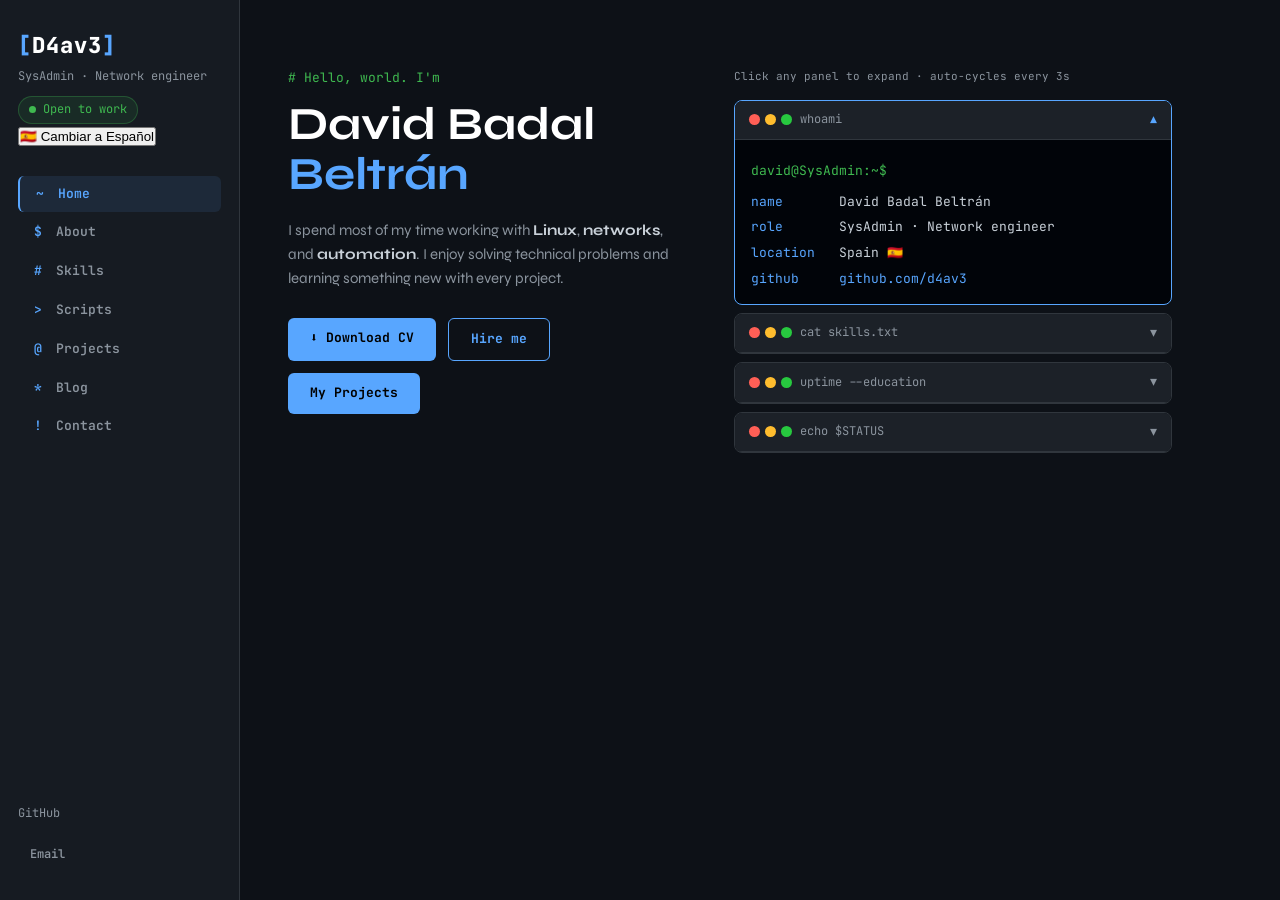
<file: index.html>
<!DOCTYPE html>
<html lang="en">
<head>
  <meta charset="UTF-8">
  <meta name="viewport" content="width=device-width, initial-scale=1.0">
  <title>D4av3 | SysAdmin &amp; Sysadmin</title>
  <link rel="stylesheet" href="/css/main-style.css">
  <link rel="preconnect" href="https://fonts.googleapis.com">
  <link href="https://fonts.googleapis.com/css2?family=JetBrains+Mono:wght@400;600;700;800&family=Syne:wght@400;600;700&display=swap" rel="stylesheet">
</head>
<body>

  <aside class="sidebar" id="sidebar">
    <div class="sidebar-header">
      <div class="logo notranslate"><span class="lb">[</span>D4av3<span class="lb">]</span></div>
      <p class="tagline notranslate">SysAdmin · Network engineer</p>
      <div class="status-badge notranslate"><span class="sdot"></span>Open to work</div>
      
      <button id="lang-toggle" class="lang-btn" onclick="toggleLanguage()">🇪🇸 Switch to Spanish</button>
    </div>
    <nav class="nav">
      <a class="nav-link active notranslate" data-section="home">   <span class="ni">~</span>Home</a>
      <a class="nav-link"        data-section="about">  <span class="ni">$</span>About</a>
      <a class="nav-link notranslate"        data-section="skills"> <span class="ni">#</span>Skills</a>
      <a class="nav-link notranslate"        data-section="scripts"><span class="ni">&gt;</span>Scripts</a>
      <a class="nav-link"        data-section="projects"><span class="ni">@</span>Projects</a>
      <a class="nav-link"        data-section="blog">   <span class="ni">*</span>Blog</a>
      <a class="nav-link"        data-section="contact"><span class="ni">!</span>Contact</a>
    </nav>
    <div class="sidebar-footer">
      <a href="https://github.com/d4av3" target="_blank" class="social-link">GitHub</a>
      <a class="social-link nav-link notranslate" data-section="contact" style="cursor:pointer">Email</a>
    </div>
  </aside>

  <button class="hamburger" id="hamburger" aria-label="Menu">
    <span></span><span></span><span></span>
  </button>

  <main class="main-content">

    <section id="home" class="section active">
      <div class="hero">
        <div class="hero-text">
          <p class="hero-pre"># Hello, world. I'm</p>
          <h1 class="hero-name">David Badal<br><span class="accent">Beltrán</span></h1>
          <p class="hero-desc">
            I spend most of my time working with <strong>Linux</strong>, <strong>networks</strong>, and 
            <strong>automation</strong>. I enjoy solving technical problems and learning 
            something new with every project.
          </p>
          <div class="hero-cta">
            <a href="cv/cv-david-badal.pdf" class="btn btn-primary" download>⬇ Download CV</a>
            <a class="btn btn-outline nav-trigger" data-section="contact">Hire me</a><p></p>
            <div></div>
            <a href="#projects" class="btn btn-primary">My Projects</a>
          </div>
        </div>

        <div class="terminals-wrap">
          <p class="terminals-hint">Click any panel to expand · auto-cycles every 3s</p>
          <div class="terminals" id="terminals">

            <div class="term-panel" data-index="0">
              <div class="term-bar">
                <div class="term-dots"><span class="td red"></span><span class="td yel"></span><span class="td grn"></span></div>
                <span class="term-title notranslate">whoami</span>
                <span class="term-chevron">▾</span>
              </div>
              <div class="term-body">
                <div class="term-prompt"><span class="tp">david@SysAdmin:~$</span> <span class="tc notranslate">whoami</span></div>
                <div class="term-output" id="tout-0">
                  <div class="to"><span class="tk">name    </span><span class="tv">David Badal Beltrán</span></div>
                  <div class="to"><span class="tk">role    </span><span class="tv">SysAdmin · Network engineer</span></div>
                  <div class="to"><span class="tk">location</span><span class="tv">Spain 🇪🇸</span></div>
                  <div class="to"><span class="tk">github  </span><span class="tv"><a href="https://github.com/d4av3" target="_blank">github.com/d4av3</a></span></div>
                </div>
              </div>
            </div>

            <div class="term-panel" data-index="1">
              <div class="term-bar">
                <div class="term-dots"><span class="td red"></span><span class="td yel"></span><span class="td grn"></span></div>
                <span class="term-title notranslate">cat skills.txt</span>
                <span class="term-chevron">▾</span>
              </div>
              <div class="term-body">
                <div class="term-prompt"><span class="tp">david@SysAdmin:~$</span> <span class="tc notranslate">cat skills.txt</span></div>
                <div class="term-output" id="tout-1">
                  <div class="to"><span class="tk2">[sys] </span>Linux · Windows Server · Active Directory</div>
                  <div class="to"><span class="tk2">[net] </span>TCP/IP · VLANs · DNS · DHCP · Wireshark</div>
                  <div class="to"><span class="tk2">[code]</span>Bash · PowerShell · Python · HTML/CSS/JS</div>
                  <div class="to"><span class="tk2">[srv] </span>Apache · Nginx · MySQL · VirtualBox</div>
                  <div class="to"><span class="tk2">[vcs] </span>Git · GitHub</div>
                </div>
              </div>
            </div>

            <div class="term-panel" data-index="2">
              <div class="term-bar">
                <div class="term-dots"><span class="td red"></span><span class="td yel"></span><span class="td grn"></span></div>
                <span class="term-title notranslate">uptime --education</span>
                <span class="term-chevron">▾</span>
              </div>
              <div class="term-body">
                <div class="term-prompt"><span class="tp">david@SysAdmin:~$</span> <span class="tc notranslate">uptime --education</span></div>
                <div class="term-output" id="tout-2">
                  <div class="to"><span class="tg">●</span> ASIR 2nd Year <span class="td2">2024 → 2026</span></div>
                  <div class="to tindent">OS admin, networking, scripting, DBs, security</div>
                  <div class="to"><span class="tg">✓</span> ASIR 1st Year <span class="td2">2023 → 2024</span></div>
                  <div class="to tindent">Hardware, Linux basics, bash, basic networking</div>
                  <div class="to"><span class="tg">✓</span> Web Dev <span class="td2">prev. experience</span></div>
                  <div class="to tindent">HTML, CSS, JS, PHP — portfolio &amp; other frontends</div>
                </div>
              </div>
            </div>

            <div class="term-panel" data-index="3">
              <div class="term-bar">
                <div class="term-dots"><span class="td red"></span><span class="td yel"></span><span class="td grn"></span></div>
                <span class="term-title notranslate">echo $STATUS</span>
                <span class="term-chevron">▾</span>
              </div>
              <div class="term-body">
                <div class="term-prompt"><span class="tp">david@SysAdmin:~$</span> <span class="tc notranslate">echo $STATUS</span></div>
                <div class="term-output" id="tout-3">
                  <div class="to tg">🟢 Open to Work &amp; junior positions</div>
                  <div class="to"><span class="tk">availability</span><span class="tv">  part-time / FCT practices</span></div>
                  <div class="to"><span class="tk">preference  </span><span class="tv"> sysadmin · networks · devops</span></div>
                  <div class="to"><span class="tk">cv          |</span><span class="tv"><a style="background-color: #58a6ff; color: #000;" href="cv/cv-david-badal.pdf" download>download PDF ↓</a></span></div>
                </div>
              </div>
            </div>

          </div>
        </div>
      </div>
    </section>

    <section id="about" class="section">
      <div class="section-header">
        <h2 class="section-title notranslate"><span class="accent">$</span> cat about.txt</h2>
      </div>
      <div class="about-grid">
        <div class="about-card">
          <h3>Who am I?</h3>
          <p>I'm David, a SysAdmin (ASIR). Passionate about Linux, networking, automation and server administration.</p>
          <p>I enjoy writing scripts that solve real problems and setting up servers from scratch. Every script on this site is something I actually wrote and used.</p>
        </div>
        <div class="about-card">
          <h3>Education</h3>
          <div class="timeline">
            <div class="tl-item">
              <span class="tl-year">2024–2026</span>
              <div><strong>ASIR – 2nd Year</strong><p>Linux, Windows Server, networking, scripting, databases, security.</p></div>
            </div>
            <div class="tl-item">
              <span class="tl-year">2023–2024</span>
              <div><strong>ASIR – 1st Year</strong><p>OS installation, hardware, bash scripting, basic networking.</p></div>
            </div>
          </div>
        </div>
        <div class="about-card">
          <h3>Currently learning</h3>
          <ul class="checklist">
            <li class="done">Linux server administration</li>
            <li class="done">Windows Server &amp; Active Directory</li>
            <li class="done">Bash &amp; PowerShell scripting</li>
            <li class="done">Networking (TCP/IP, VLANs, routing)</li>
            <li class="wip">Docker &amp; virtualisation</li>
            <li class="wip">Cloud basics (AWS/Azure)</li>
          </ul>
        </div>
        <div class="about-card">
          <h3>Languages</h3>
          <div class="lang-list">
            <div class="lang-item"><span>Spanish</span><span class="ll native">Native</span></div>
            <div class="lang-item"><span>English</span><span class="ll b2">A2</span></div>
          </div>
        </div>
      </div>
    </section>

    <section id="skills" class="section">
      <div class="section-header">
        <h2 class="section-title notranslate"><span class="accent">#</span> skills --list</h2>
        <p class="section-sub">Click a coding language tag to jump to Scripts filtered by that language.</p>
      </div>
      <div class="skills-grid">
        <div class="skill-group">
          <h3>Operating Systems</h3>
          <div class="skill-tags">
            <span class="tag">Linux (Debian/Ubuntu)</span>
            <span class="tag">Windows Server</span>
            <span class="tag">CentOS</span>
          </div>
        </div>
        <div class="skill-group">
          <h3>Scripting &amp; Dev <span class="click-hint">↓ click to filter</span></h3>
          <div class="skill-tags">
            <span class="tag tag-lang" data-lang="bash">Bash</span>
            <span class="tag tag-lang" data-lang="powershell">PowerShell</span>
            <span class="tag tag-lang" data-lang="python">Python</span>
            <span class="tag tag-lang" data-lang="js">JavaScript</span>
            <span class="tag tag-lang" data-lang="html">HTML/CSS</span>
          </div>
        </div>
        <div class="skill-group">
          <h3>Networking</h3>
          <div class="skill-tags">
            <span class="tag">TCP/IP</span>
            <span class="tag">DNS / DHCP</span>
            <span class="tag">VLANs</span>
            <span class="tag">Cisco (basic)</span>
            <span class="tag">Wireshark</span>
          </div>
        </div>
        <div class="skill-group">
          <h3>Services &amp; Tools</h3>
          <div class="skill-tags">
            <span class="tag">Apache / Nginx</span>
            <span class="tag">Active Directory</span>
            <span class="tag">Git / GitHub</span>
            <span class="tag">VirtualBox</span>
            <span class="tag">MySQL</span>
          </div>
        </div>
      </div>
    </section>

    <section id="scripts" class="section">
      <div class="section-header">
        <h2 class="section-title notranslate"><span class="accent">&gt;</span> ls ./scripts/</h2>
        <p class="section-sub">Click a card to expand and read the code.</p>
      </div>
      <div class="filter-bar">
        <span class="filter-label">filter:</span>
        <button class="filter-btn active" data-filter="all">all</button>
        <button class="filter-btn" data-filter="bash">bash</button>
        <button class="filter-btn" data-filter="powershell">powershell</button>
        <button class="filter-btn" data-filter="python">python</button>
        <button class="filter-btn" data-filter="js">javascript</button>
        <button class="filter-btn" data-filter="html">html/css</button>
        <button class="filter-btn" data-filter="favorite">favorite</button>
      </div>
      <div class="scripts-list" id="scripts-list">
        <div class="loading-msg">Loading scripts…</div>
      </div>
    </section>

    <section id="projects" class="section">
      <div class="section-header">
        <h2 class="section-title notranslate"><span class="accent">@</span> ls ./projects/</h2>
        <p class="section-sub">Mini-projects and experiments.</p>
      </div>
      <div class="projects-grid" id="projects-grid">
        <div class="loading-msg">Loading projects…</div>
      </div>
    </section>

    <section id="blog" class="section">
      <div class="section-header">
        <h2 class="section-title notranslate"><span class="accent">*</span> ls ./blog/</h2>
        <p class="section-sub">Notes, guides and things I learn — mostly for other SysAdmins.</p>
      </div>
      <div class="blog-grid" id="blog-grid">
        <div class="loading-msg">Loading posts…</div>
      </div>
    </section>

    <section id="contact" class="section">
      <div class="section-header">
        <h2 class="section-title notranslate"><span class="accent">!</span> contact --help</h2>
      </div>
      <div class="contact-grid">
        <div class="contact-info">
          <h3>Let's talk</h3>
          <p>Looking for internships, FCT practices, or part-time sysadmin/junior work. Don't hesitate to reach out.</p>
          <ul class="contact-list">
            <li><span class="cl notranslate">Email</span><a href="mailto:d4av3@d4av3.com">d4av3@d4av3.com</a></li>
            <li><span class="cl">GitHub</span><a href="https://github.com/d4av3" target="_blank">github.com/d4av3</a></li>
            <li><span class="cl">Location</span><span>Spain 🇪🇸</span></li>
          </ul>
          <a href="cv/cv-david-badal.pdf" class="btn btn-primary" download>⬇ Download CV</a>
        </div>
        <div class="contact-form-wrap">
          <form class="contact-form" id="contact-form">
            <div class="form-group">
              <label for="c-name">Name</label>
              <input type="text" id="c-name" placeholder="Your name" required>
            </div>
            <div class="form-group">
              <label for="c-email notranslate">Email</label>
              <input type="email" id="c-email" placeholder="you@email.com" required>
            </div>
            <div class="form-group">
              <label for="c-msg">Message</label>
              <textarea id="c-msg" rows="5" placeholder="Hi David…" required></textarea>
            </div>
            <button type="submit" class="btn btn-primary">Send message</button>
            <p id="form-feedback" class="form-feedback"></p>
          </form>
        </div>
      </div>
    </section>

  </main>

<div id="google_translate_element" style="position: absolute; left: -9999px; width: 1px; height: 1px; overflow: hidden;"></div>

  <script data-cfasync="false" type="text/javascript">
    function googleTranslateElementInit() {
      new google.translate.TranslateElement({
        pageLanguage: 'en', 
        includedLanguages: 'en,es', 
        autoDisplay: false
      }, 'google_translate_element');
    }
  </script>
  <script data-cfasync="false" type="text/javascript" src="https://translate.google.com/translate_a/element.js?cb=googleTranslateElementInit"></script>

  <script src="js/main.js"></script>
</body>
</html>
</file>
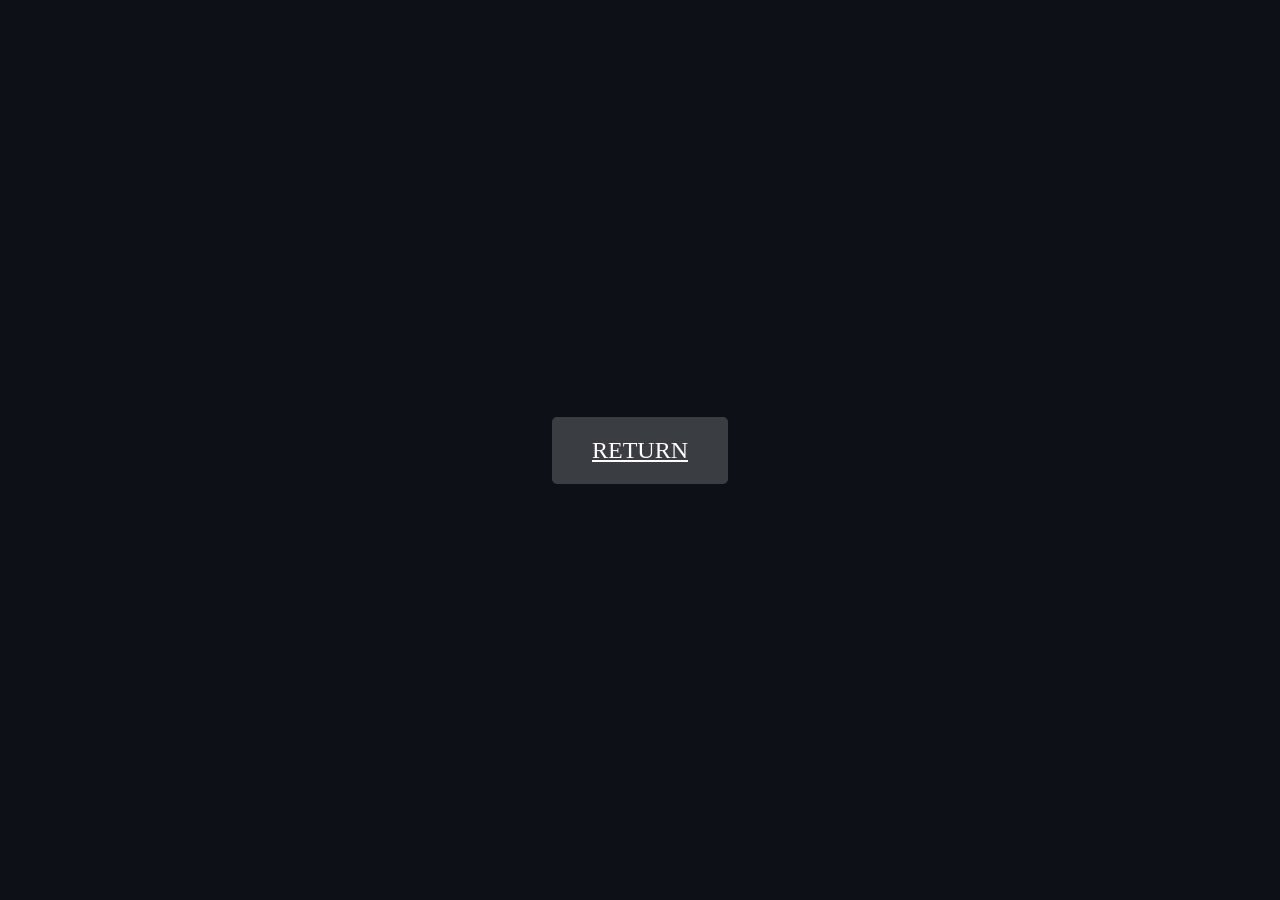
<file: projects/tmp/index.html>
<!DOCTYPE html>
<html lang="en">
<head>
    <meta charset="UTF-8">
    <meta name="viewport" content="width=device-width, initial-scale=1.0">
    <title>Return Page</title>
    <style>
        body {
            background-color: #0D1117;
            display: flex;
            justify-content: center;
            align-items: center;
            height: 100vh;
            margin: 0;
        }
        .return-button {
            background-color: #3A3D42;
            color: white;
            font-size: 24px;
            padding: 20px 40px;
            border: none;
            border-radius: 5px;
            cursor: pointer;
            transition: background-color 0.3s;
        }
        .return-button:hover {
            background-color: #575B61;
        }
    </style>
</head>
<body>
    <a href="../../" class="return-button">RETURN</a>
</body>
</html>
</file>
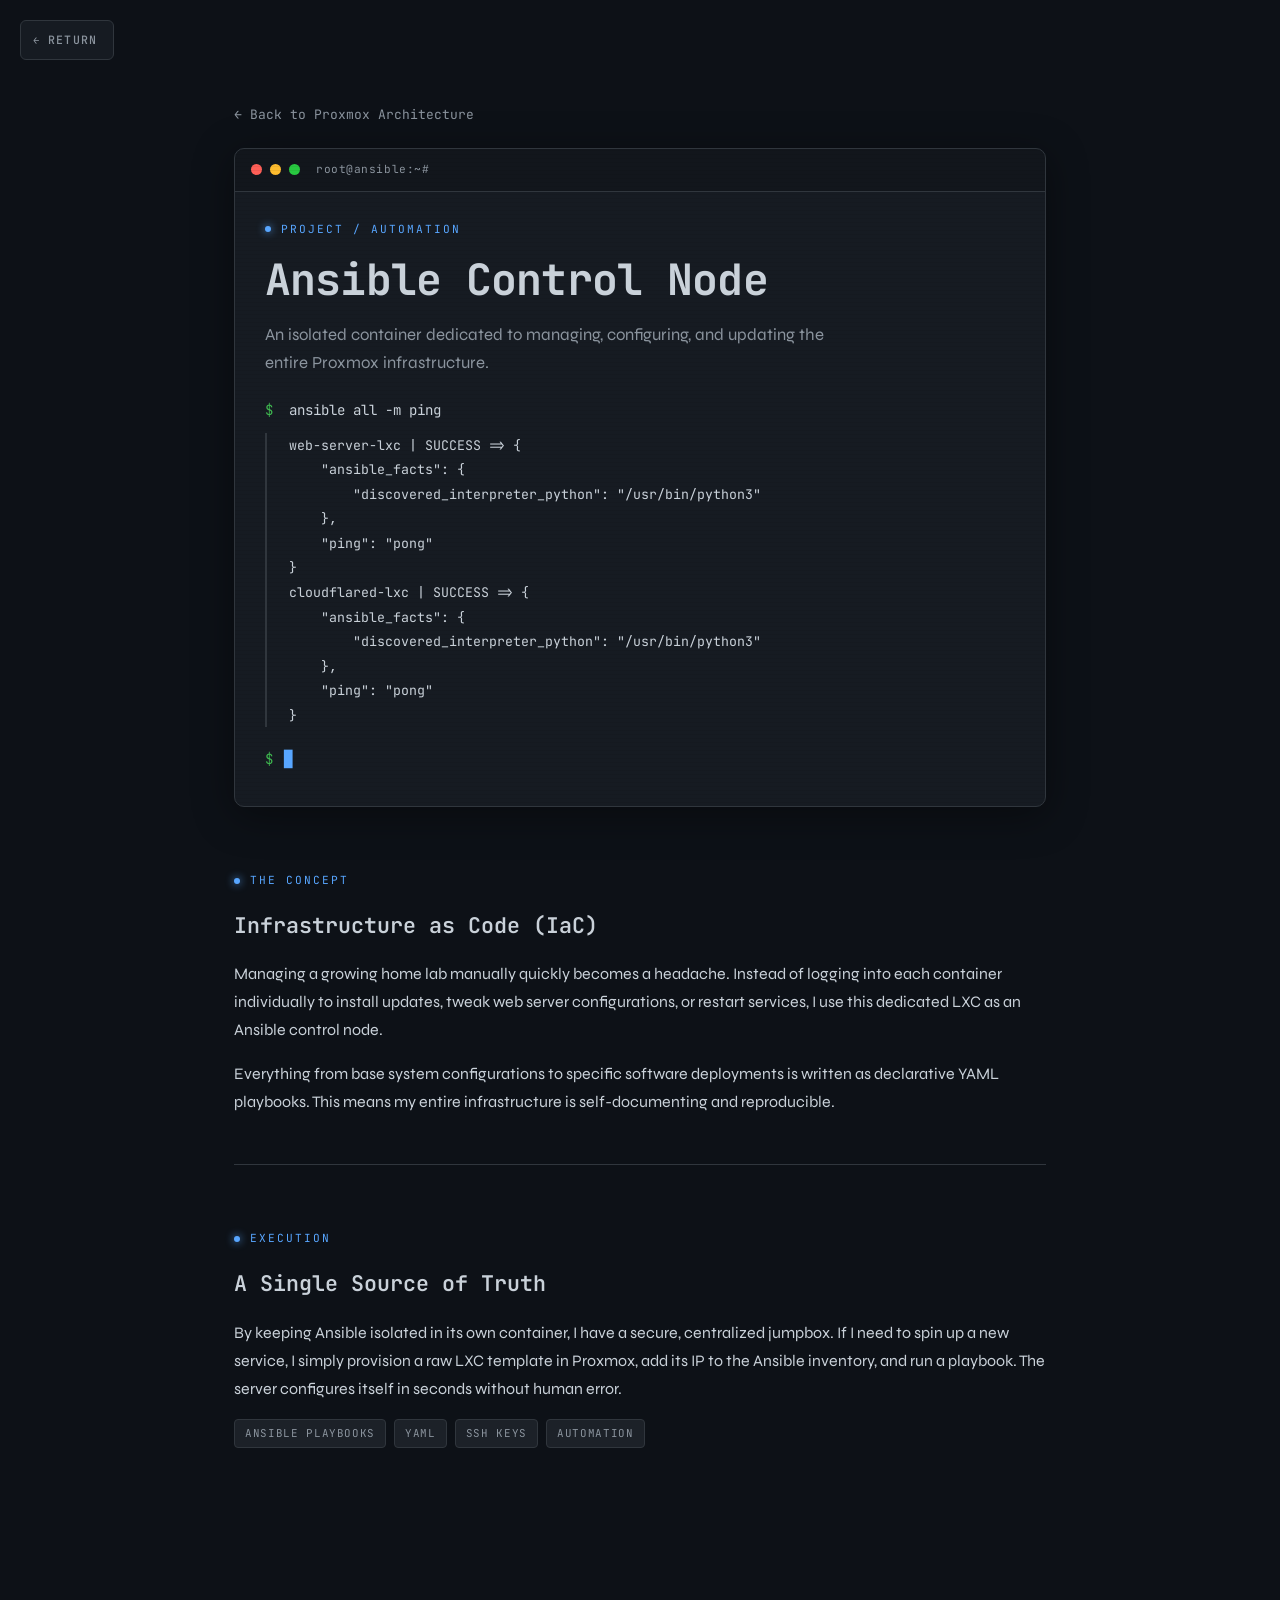
<file: projects/infrastructure/ansible/index.html>
<!DOCTYPE html>
<html lang="en">
<head>
  <meta charset="UTF-8">
  <meta name="viewport" content="width=device-width, initial-scale=1.0">
  <title>Ansible Automation — Project</title>
  <link rel="preconnect" href="https://fonts.googleapis.com">
  <link rel="preconnect" href="https://fonts.gstatic.com" crossorigin>
  <link href="https://fonts.googleapis.com/css2?family=JetBrains+Mono:wght@400;500;600;700&family=Syne:wght@400;600;700;800&display=swap" rel="stylesheet">
  <link rel="stylesheet" href="/css/projects.css">
</head>
<body>

  <a href="/#projects" class="return-button">RETURN</a>

  <main class="page-wrap">
    
    <div style="margin-bottom: 20px;">
      <a href="../proxmox-homelab/index.html" style="color: var(--dim); font-family: var(--mono); font-size: 13px; text-decoration: none;">← Back to Proxmox Architecture</a>
    </div>

    <section class="terminal">
      <div class="terminal-bar">
        <span class="terminal-dot"></span>
        <span class="terminal-dot"></span>
        <span class="terminal-dot"></span>
        <span class="terminal-title">root@ansible:~#</span>
      </div>
      <div class="terminal-body">
        <p class="eyebrow">Project / Automation</p>
        <h1>Ansible Control Node</h1>
        <p class="subtitle">An isolated container dedicated to managing, configuring, and updating the entire Proxmox infrastructure.</p>

        <div class="terminal-line"><span class="prompt">$</span> ansible all -m ping</div>
        <div class="terminal-output" style="color: var(--green);">
          web-server-lxc | SUCCESS => {<br>
          &nbsp;&nbsp;&nbsp;&nbsp;"ansible_facts": {<br>
          &nbsp;&nbsp;&nbsp;&nbsp;&nbsp;&nbsp;&nbsp;&nbsp;"discovered_interpreter_python": "/usr/bin/python3"<br>
          &nbsp;&nbsp;&nbsp;&nbsp;},<br>
          &nbsp;&nbsp;&nbsp;&nbsp;"ping": "pong"<br>
          }<br>
          cloudflared-lxc | SUCCESS => {<br>
          &nbsp;&nbsp;&nbsp;&nbsp;"ansible_facts": {<br>
          &nbsp;&nbsp;&nbsp;&nbsp;&nbsp;&nbsp;&nbsp;&nbsp;"discovered_interpreter_python": "/usr/bin/python3"<br>
          &nbsp;&nbsp;&nbsp;&nbsp;},<br>
          &nbsp;&nbsp;&nbsp;&nbsp;"ping": "pong"<br>
          }
        </div>
        <div class="terminal-line terminal-line--active"><span class="prompt">$</span></div>
      </div>
    </section>

    <section class="section">
      <p class="eyebrow">The Concept</p>
      <h2>Infrastructure as Code (IaC)</h2>
      <p>Managing a growing home lab manually quickly becomes a headache. Instead of logging into each container individually to install updates, tweak web server configurations, or restart services, I use this dedicated LXC as an Ansible control node.</p>
      <p>Everything from base system configurations to specific software deployments is written as declarative YAML playbooks. This means my entire infrastructure is self-documenting and reproducible.</p>
    </section>

    <section class="section">
      <p class="eyebrow">Execution</p>
      <h2>A Single Source of Truth</h2>
      <p>By keeping Ansible isolated in its own container, I have a secure, centralized jumpbox. If I need to spin up a new service, I simply provision a raw LXC template in Proxmox, add its IP to the Ansible inventory, and run a playbook. The server configures itself in seconds without human error.</p>
      <div class="tag-list">
        <span class="tag">Ansible Playbooks</span>
        <span class="tag">YAML</span>
        <span class="tag">SSH Keys</span>
        <span class="tag">Automation</span>
      </div>
    </section>

  </main>
</body>
</html>
</file>
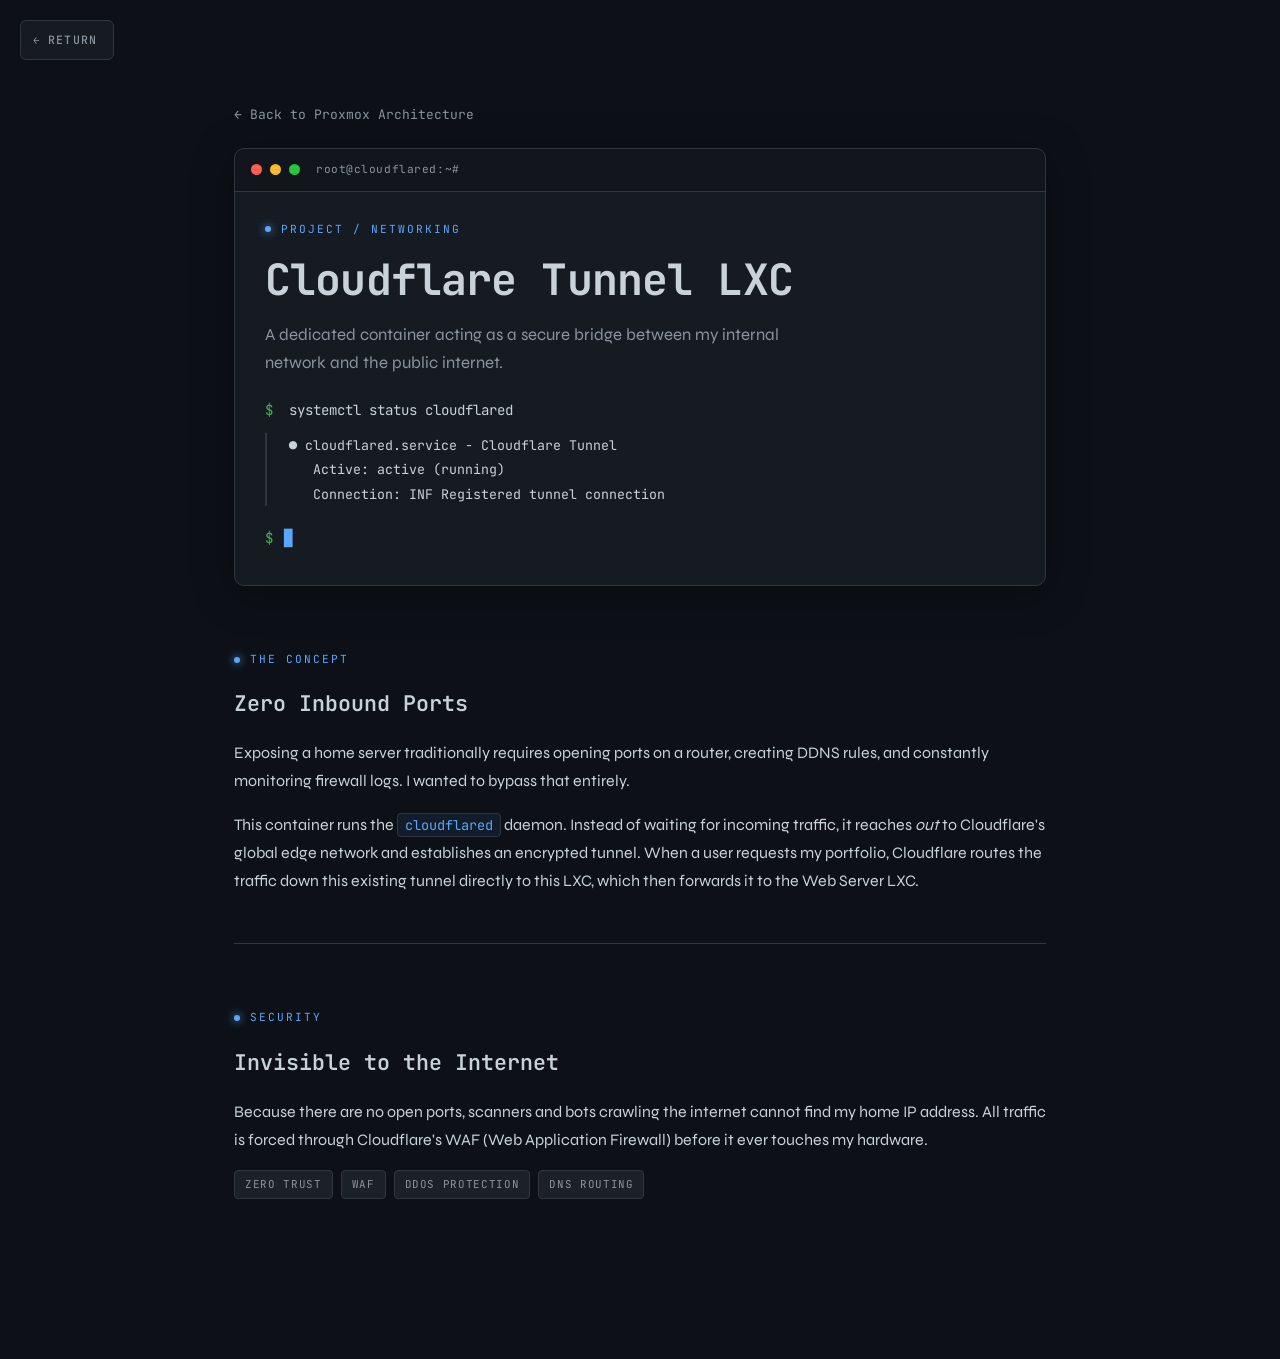
<file: projects/infrastructure/cloudflare-tunnel/index.html>
<!DOCTYPE html>
<html lang="en">
<head>
  <meta charset="UTF-8">
  <meta name="viewport" content="width=device-width, initial-scale=1.0">
  <title>Cloudflare Tunnel — Project</title>
  <link rel="preconnect" href="https://fonts.googleapis.com">
  <link rel="preconnect" href="https://fonts.gstatic.com" crossorigin>
  <link href="https://fonts.googleapis.com/css2?family=JetBrains+Mono:wght@400;500;600;700&family=Syne:wght@400;600;700;800&display=swap" rel="stylesheet">
  <link rel="stylesheet" href="/css/projects.css">
</head>
<body>

  <a href="/#projects" class="return-button">RETURN</a>

  <main class="page-wrap">
    
    <div style="margin-bottom: 20px;">
      <a href="../proxmox-homelab/index.html" style="color: var(--dim); font-family: var(--mono); font-size: 13px; text-decoration: none;">← Back to Proxmox Architecture</a>
    </div>

    <section class="terminal">
      <div class="terminal-bar">
        <span class="terminal-dot"></span>
        <span class="terminal-dot"></span>
        <span class="terminal-dot"></span>
        <span class="terminal-title">root@cloudflared:~#</span>
      </div>
      <div class="terminal-body">
        <p class="eyebrow">Project / Networking</p>
        <h1>Cloudflare Tunnel LXC</h1>
        <p class="subtitle">A dedicated container acting as a secure bridge between my internal network and the public internet.</p>

        <div class="terminal-line"><span class="prompt">$</span> systemctl status cloudflared</div>
        <div class="terminal-output" style="color: var(--green);">
          ● cloudflared.service - Cloudflare Tunnel<br>
          &nbsp;&nbsp;&nbsp;Active: active (running)<br>
          &nbsp;&nbsp;&nbsp;Connection: INF Registered tunnel connection
        </div>
        <div class="terminal-line terminal-line--active"><span class="prompt">$</span></div>
      </div>
    </section>

    <section class="section">
      <p class="eyebrow">The Concept</p>
      <h2>Zero Inbound Ports</h2>
      <p>Exposing a home server traditionally requires opening ports on a router, creating DDNS rules, and constantly monitoring firewall logs. I wanted to bypass that entirely.</p>
      <p>This container runs the <code>cloudflared</code> daemon. Instead of waiting for incoming traffic, it reaches <em>out</em> to Cloudflare's global edge network and establishes an encrypted tunnel. When a user requests my portfolio, Cloudflare routes the traffic down this existing tunnel directly to this LXC, which then forwards it to the Web Server LXC.</p>
    </section>

    <section class="section">
      <p class="eyebrow">Security</p>
      <h2>Invisible to the Internet</h2>
      <p>Because there are no open ports, scanners and bots crawling the internet cannot find my home IP address. All traffic is forced through Cloudflare's WAF (Web Application Firewall) before it ever touches my hardware.</p>
      <div class="tag-list">
        <span class="tag">Zero Trust</span>
        <span class="tag">WAF</span>
        <span class="tag">DDoS Protection</span>
        <span class="tag">DNS Routing</span>
      </div>
    </section>

  </main>
</body>
</html>
</file>
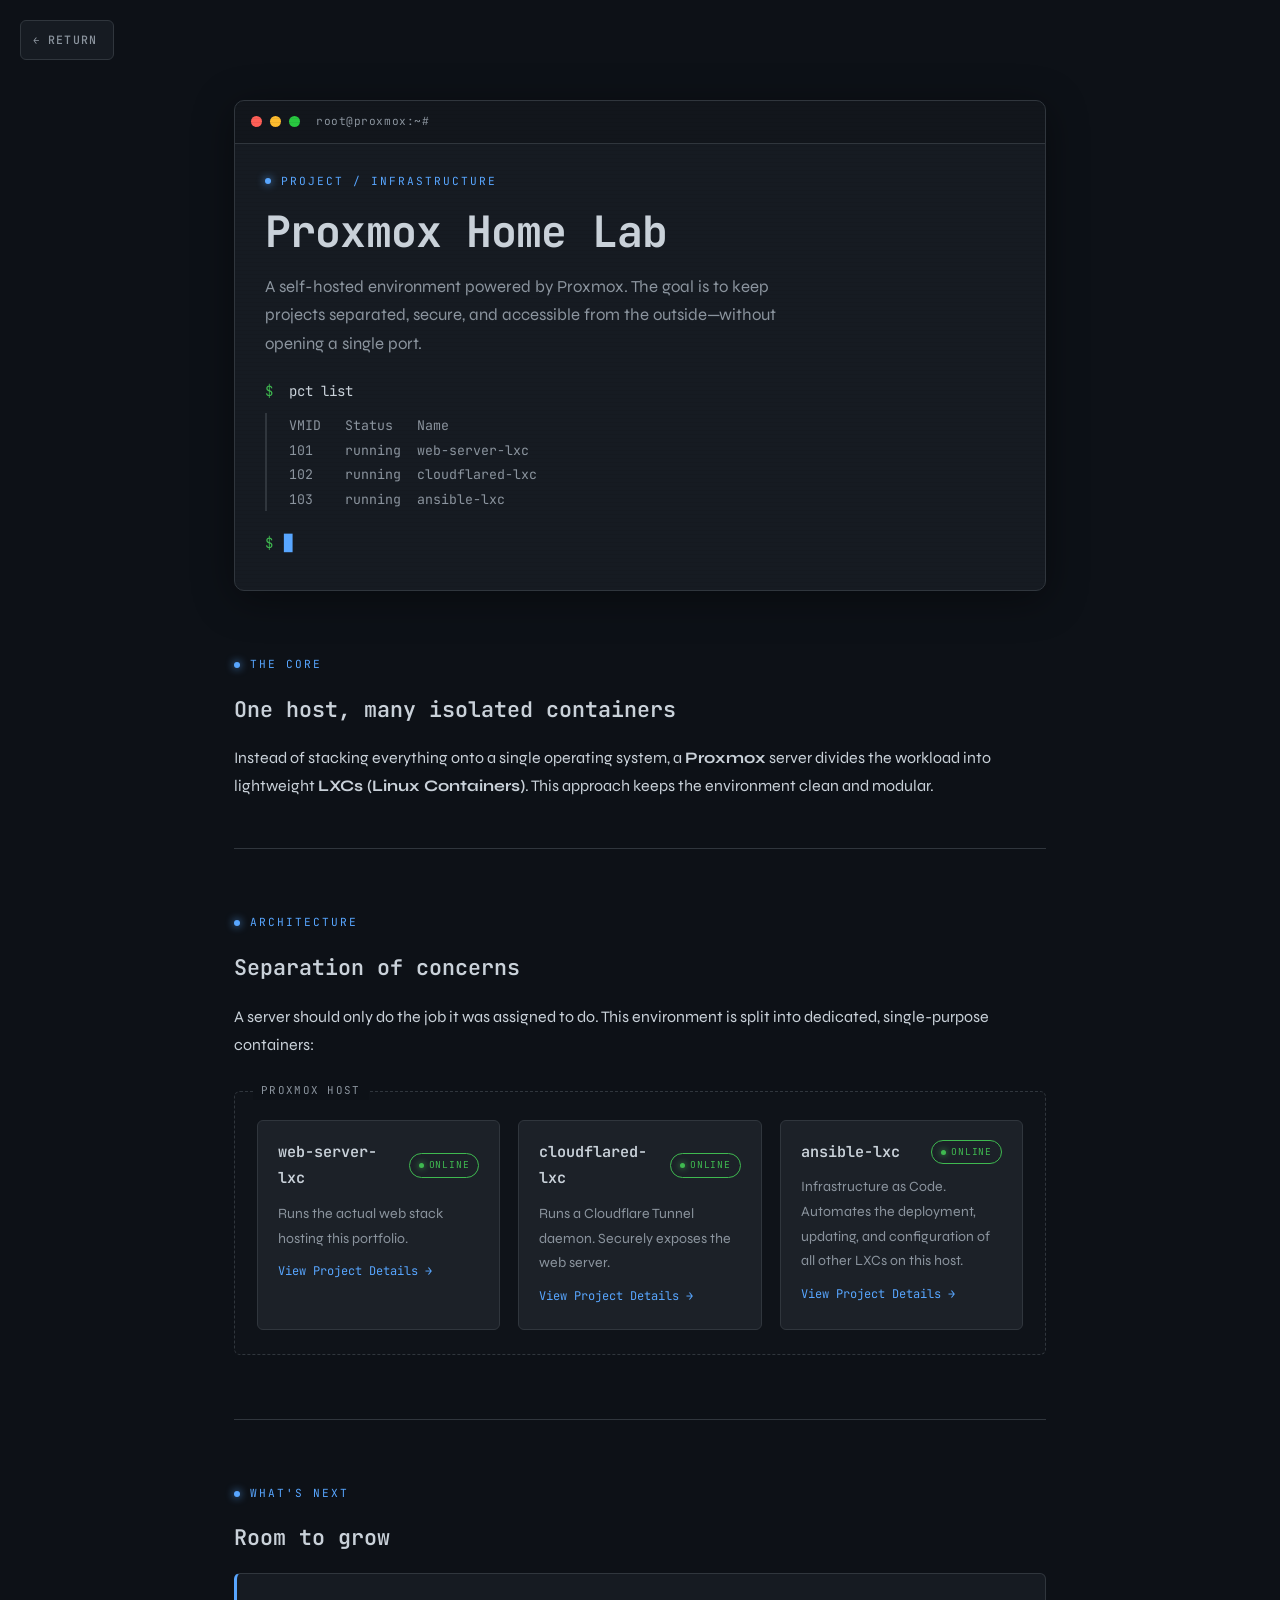
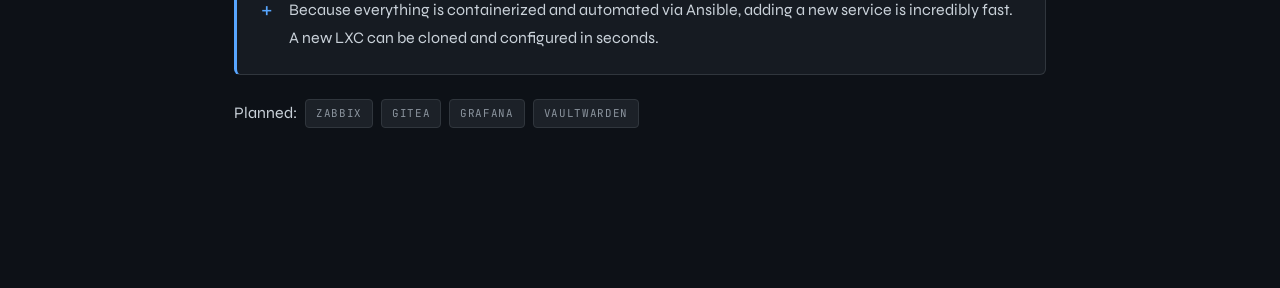
<file: projects/infrastructure/proxmox-homelab/index.html>
<!DOCTYPE html>
<html lang="en">
<head>
  <meta charset="UTF-8">
  <meta name="viewport" content="width=device-width, initial-scale=1.0">
  <title>Proxmox Home Lab — Project</title>
  <meta name="description" content="A self-hosted Proxmox virtualization stack using isolated LXC containers.">

  <link rel="preconnect" href="https://fonts.googleapis.com">
  <link rel="preconnect" href="https://fonts.gstatic.com" crossorigin>
  <link href="https://fonts.googleapis.com/css2?family=JetBrains+Mono:wght@400;500;600;700&family=Syne:wght@400;600;700;800&display=swap" rel="stylesheet">
  <link rel="stylesheet" href="/css/projects.css">
</head>
<body>

  <a href="/#projects" class="return-button">RETURN</a>

  <main class="page-wrap">
    <section class="terminal">
      <div class="terminal-bar">
        <span class="terminal-dot"></span>
        <span class="terminal-dot"></span>
        <span class="terminal-dot"></span>
        <span class="terminal-title">root@proxmox:~#</span>
      </div>
      <div class="terminal-body">
        <p class="eyebrow">Project / Infrastructure</p>
        <h1>Proxmox Home Lab</h1>
        <p class="subtitle">A self-hosted environment powered by Proxmox. The goal is to keep projects separated, secure, and accessible from the outside—without opening a single port.</p>

        <div class="terminal-line"><span class="prompt">$</span> pct list</div>
        <div class="terminal-output">
          VMID&nbsp;&nbsp;&nbsp;Status&nbsp;&nbsp;&nbsp;Name<br>
          101&nbsp;&nbsp;&nbsp;&nbsp;running&nbsp;&nbsp;web-server-lxc<br>
          102&nbsp;&nbsp;&nbsp;&nbsp;running&nbsp;&nbsp;cloudflared-lxc<br>
          103&nbsp;&nbsp;&nbsp;&nbsp;running&nbsp;&nbsp;ansible-lxc
        </div>
        <div class="terminal-line terminal-line--active"><span class="prompt">$</span></div>
      </div>
    </section>

    <section class="section">
      <p class="eyebrow">The Core</p>
      <h2>One host, many isolated containers</h2>
      <p>Instead of stacking everything onto a single operating system, a <strong>Proxmox</strong> server divides the workload into lightweight <strong>LXCs (Linux Containers)</strong>. This approach keeps the environment clean and modular.</p>
    </section>

    <section class="section">
      <p class="eyebrow">Architecture</p>
      <h2>Separation of concerns</h2>
      <p>A server should only do the job it was assigned to do. This environment is split into dedicated, single-purpose containers:</p>

      <div class="diagram">
        <span class="diagram-label">Proxmox Host</span>

        <div class="lxc-row">
          <div class="lxc-card">
            <div class="lxc-card-head">
              <h3>web-server-lxc</h3>
              <span class="status-span status-span-success">ONLINE</span>
            </div>
            <p>Runs the actual web stack hosting this portfolio.</p>
            <a href="../web-server/index.html" style="color: var(--accent); font-family: var(--mono); font-size: 12px; text-decoration: none; margin-top: auto; padding-top: 10px; display: inline-block;">View Project Details →</a>
          </div>

          <div class="lxc-card">
            <div class="lxc-card-head">
              <h3>cloudflared-lxc</h3>
              <span class="status-span status-span-success">ONLINE</span>
            </div>
            <p>Runs a Cloudflare Tunnel daemon. Securely exposes the web server.</p>
            <a href="../cloudflare-tunnel/index.html" style="color: var(--accent); font-family: var(--mono); font-size: 12px; text-decoration: none; margin-top: auto; padding-top: 10px; display: inline-block;">View Project Details →</a>
          </div>

          <div class="lxc-card">
            <div class="lxc-card-head">
              <h3>ansible-lxc</h3>
              <span class="status-span status-span-success">ONLINE</span>
            </div>
            <p>Infrastructure as Code. Automates the deployment, updating, and configuration of all other LXCs on this host.</p>
            <a href="../ansible/index.html" style="color: var(--accent); font-family: var(--mono); font-size: 12px; text-decoration: none; margin-top: auto; padding-top: 10px; display: inline-block;">View Project Details →</a>
          </div>
        </div>
      </div>
    </section>

    <section class="section">
      <p class="eyebrow">What's Next</p>
      <h2>Room to grow</h2>
      <div class="callout">
        <span class="icon">+</span>
        <p>Because everything is containerized and automated via Ansible, adding a new service is incredibly fast. A new LXC can be cloned and configured in seconds.</p>
      </div>
      <div class="tag-list" style="margin-top: 24px;">
        <span>Planned:</span>
        <span class="tag">Zabbix</span>
        <span class="tag">Gitea</span>
        <span class="tag">Grafana</span>
        <span class="tag">Vaultwarden</span>
      </div>
    </section>

  </main>
</body>
</html>
</file>
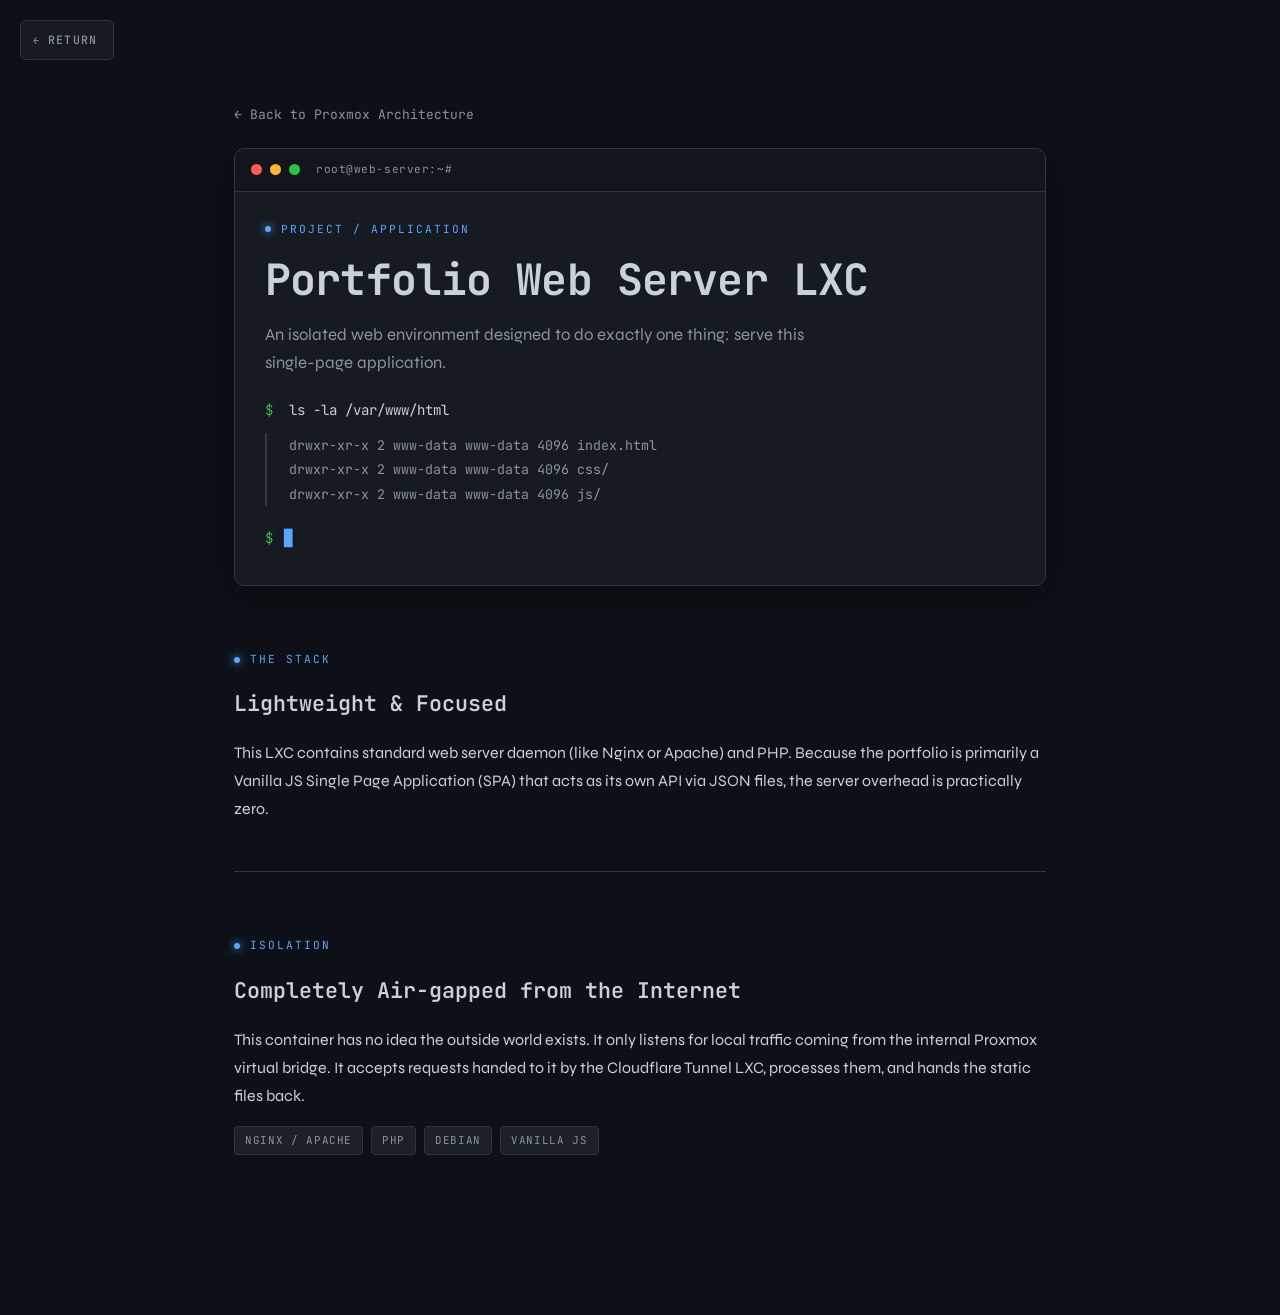
<file: projects/infrastructure/web-server/index.html>
<!DOCTYPE html>
<html lang="en">
<head>
  <meta charset="UTF-8">
  <meta name="viewport" content="width=device-width, initial-scale=1.0">
  <title>Web Server — Project</title>
  <link rel="preconnect" href="https://fonts.googleapis.com">
  <link rel="preconnect" href="https://fonts.gstatic.com" crossorigin>
  <link href="https://fonts.googleapis.com/css2?family=JetBrains+Mono:wght@400;500;600;700&family=Syne:wght@400;600;700;800&display=swap" rel="stylesheet">
  <link rel="stylesheet" href="/css/projects.css">
</head>
<body>

  <a href="/#projects" class="return-button">RETURN</a>

  <main class="page-wrap">

    <div style="margin-bottom: 20px;">
      <a href="../proxmox-homelab/index.html" style="color: var(--dim); font-family: var(--mono); font-size: 13px; text-decoration: none;">← Back to Proxmox Architecture</a>
    </div>

    <section class="terminal">
      <div class="terminal-bar">
        <span class="terminal-dot"></span>
        <span class="terminal-dot"></span>
        <span class="terminal-dot"></span>
        <span class="terminal-title">root@web-server:~#</span>
      </div>
      <div class="terminal-body">
        <p class="eyebrow">Project / Application</p>
        <h1>Portfolio Web Server LXC</h1>
        <p class="subtitle">An isolated web environment designed to do exactly one thing: serve this single-page application.</p>
        
        <div class="terminal-line"><span class="prompt">$</span> ls -la /var/www/html</div>
        <div class="terminal-output">
          drwxr-xr-x 2 www-data www-data 4096 index.html<br>
          drwxr-xr-x 2 www-data www-data 4096 css/<br>
          drwxr-xr-x 2 www-data www-data 4096 js/
        </div>
        <div class="terminal-line terminal-line--active"><span class="prompt">$</span></div>
      </div>
    </section>

    <section class="section">
      <p class="eyebrow">The Stack</p>
      <h2>Lightweight & Focused</h2>
      <p>This LXC contains standard web server daemon (like Nginx or Apache) and PHP. Because the portfolio is primarily a Vanilla JS Single Page Application (SPA) that acts as its own API via JSON files, the server overhead is practically zero.</p>
    </section>

    <section class="section">
      <p class="eyebrow">Isolation</p>
      <h2>Completely Air-gapped from the Internet</h2>
      <p>This container has no idea the outside world exists. It only listens for local traffic coming from the internal Proxmox virtual bridge. It accepts requests handed to it by the Cloudflare Tunnel LXC, processes them, and hands the static files back.</p>
      <div class="tag-list">
        <span class="tag">Nginx / Apache</span>
        <span class="tag">PHP</span>
        <span class="tag">Debian</span>
        <span class="tag">Vanilla JS</span>
      </div>
    </section>

  </main>
</body>
</html>
</file>
<file: css/main-style.css>
/* ================================
   D4av3 Portfolio — style.css
   ================================ */

:root {
  --bg:       #0d1117;
  --bg2:      #161b22;
  --bg3:      #1c2128;
  --bg4:      #21262d;
  --border:   #30363d;
  --text:     #c9d1d9;
  --dim:      #8b949e;
  --accent:   #58a6ff;
  --green:    #3fb950;
  --yellow:   #d29922;
  --red:      #f85149;
  --sw:       240px;       /* sidebar width */
  --mono:     'JetBrains Mono', 'Courier New', monospace;
  --sans:     'Syne', sans-serif;
  --radius:   8px;
}

*, *::before, *::after { box-sizing: border-box; margin: 0; padding: 0; }
html { scroll-behavior: smooth; }

body {
  background: var(--bg);
  color: var(--text);
  font-family: var(--sans);
  font-size: 15px;
  line-height: 1.6;
  display: flex;
  min-height: 100vh;
}

/* ────────────────────────────────
   SIDEBAR
   ──────────────────────────────── */
.sidebar {
  width: var(--sw);
  min-height: 100vh;
  background: var(--bg2);
  border-right: 1px solid var(--border);
  padding: 28px 18px;
  display: flex;
  flex-direction: column;
  gap: 28px;
  position: fixed;
  top: 0; left: 0;
  z-index: 100;
  transition: transform .3s ease;
}

.logo {
  font-family: var(--mono);
  font-size: 22px;
  font-weight: 800;
  color: #fff;
  letter-spacing: 1px;
}
.lb { color: var(--accent); }
.tagline { font-size: 12px; color: var(--dim); margin-top: 4px; font-family: var(--mono); }

.status-badge {
  display: inline-flex;
  align-items: center;
  gap: 7px;
  font-size: 12px;
  color: var(--green);
  background: rgba(63,185,80,.1);
  border: 1px solid rgba(63,185,80,.3);
  padding: 3px 10px;
  border-radius: 20px;
  margin-top: 10px;
  width: fit-content;
  font-family: var(--mono);
}
.sdot {
  width: 7px; height: 7px;
  border-radius: 50%;
  background: var(--green);
  animation: pulse 2s ease-in-out infinite;
}
@keyframes pulse { 0%,100%{opacity:1} 50%{opacity:.3} }

.nav { display: flex; flex-direction: column; gap: 2px; }
.nav-link {
  display: flex;
  align-items: center;
  gap: 10px;
  padding: 8px 12px;
  border-radius: 6px;
  color: var(--dim);
  text-decoration: none;
  font-family: var(--mono);
  font-size: 13px;
  font-weight: 600;
  transition: all .15s;
  cursor: pointer;
  border: none;
  background: none;
  width: 100%;
  text-align: left;
}
.nav-link:hover  { background: var(--bg3); color: var(--text); }
.nav-link.active { background: rgba(88,166,255,.1); color: var(--accent); border-left: 2px solid var(--accent); }
.ni { color: var(--accent); width: 16px; text-align: center; flex-shrink: 0; }

.sidebar-footer { margin-top: auto; display: flex; gap: 14px; flex-wrap: wrap; }
.social-link { font-size: 12px; color: var(--dim); text-decoration: none; font-family: var(--mono); }
.social-link:hover { color: var(--accent); }

.hamburger {
  display: none;
  position: fixed;
  top: 14px; left: 14px;
  z-index: 200;
  background: var(--bg2);
  border: 1px solid var(--border);
  border-radius: 6px;
  padding: 8px 10px;
  cursor: pointer;
  flex-direction: column;
  gap: 4px;
}
.hamburger span { display: block; width: 18px; height: 2px; background: var(--text); border-radius: 2px; }

/* ────────────────────────────────
   MAIN / SECTIONS
   ──────────────────────────────── */
.main-content { margin-left: var(--sw); flex: 1; }

.section {
  display: none;
  min-height: 100vh;
  padding: 56px 48px;
  max-width: 980px;
  animation: fadeUp .3s ease;
}
.section.active { display: block; }

@keyframes fadeUp {
  from { opacity: 0; transform: translateY(12px); }
  to   { opacity: 1; transform: translateY(0); }
}

.section-header { margin-bottom: 32px; border-bottom: 1px solid var(--border); padding-bottom: 14px; }
.section-title  { font-family: var(--mono); font-size: 20px; color: #fff; font-weight: 700; }
.section-sub    { color: var(--dim); font-size: 14px; margin-top: 6px; font-family: var(--mono); }
.accent { color: var(--accent); }

.loading-msg { font-family: var(--mono); color: var(--dim); font-size: 14px; padding: 20px 0; }

/* ────────────────────────────────
   HOME / HERO
   ──────────────────────────────── */
.hero {
  display: grid;
  grid-template-columns: 1fr 1.1fr;
  gap: 48px;
  align-items: start;
  padding-top: 12px;
}

.hero-pre  { font-family: var(--mono); color: var(--green); font-size: 13px; margin-bottom: 10px; }
.hero-name { font-size: 46px; font-weight: 700; color: #fff; line-height: 1.1; margin-bottom: 18px; }
.hero-desc { color: var(--dim); font-size: 15px; max-width: 400px; margin-bottom: 28px; }
.hero-desc strong { color: var(--text); }

.hero-cta { display: flex; gap: 12px; flex-wrap: wrap; }

/* BUTTONS */
.btn {
  display: inline-block;
  padding: 10px 22px;
  border-radius: 6px;
  font-family: var(--mono);
  font-size: 13px;
  font-weight: 700;
  text-decoration: none;
  cursor: pointer;
  border: none;
  transition: all .15s;
}
.btn-primary { background: var(--accent); color: #000; }
.btn-primary:hover { background: #79beff; transform: translateY(-1px); }
.btn-outline  { background: transparent; color: var(--accent); border: 1px solid var(--accent); }
.btn-outline:hover  { background: rgba(88,166,255,.1); }

.return-button {
    background-color: #3A3D42;
    color: white;
    font-size: 24px;
    padding: 20px 40px;
    border: none;
    border-radius: 5px;
    cursor: pointer;
    transition: background-color 0.3s;
    text-decoration: none; /* Removes the default blue underline from the link */
    font-family: 'JetBrains Mono', 'Courier New', monospace;
}
.return-button:hover {
    background-color: #575B61;
}

/* ────────────────────────────────
   MULTI-TERMINAL
   ──────────────────────────────── */
.terminals-wrap { display: flex; flex-direction: column; gap: 10px; }
.terminals-hint { font-family: var(--mono); font-size: 11px; color: var(--dim); margin-bottom: 4px; }

.terminals { display: flex; flex-direction: column; gap: 8px; }

.term-panel {
  background: #010409;
  border: 1px solid var(--border);
  border-radius: var(--radius);
  overflow: hidden;
  transition: border-color .2s;
}
.term-panel:hover { border-color: var(--accent); }
.term-panel.expanded { border-color: var(--accent); }

.term-bar {
  display: flex;
  align-items: center;
  gap: 8px;
  padding: 8px 14px;
  background: var(--bg3);
  border-bottom: 1px solid var(--border);
  cursor: pointer;
  user-select: none;
}
.term-dots { display: flex; gap: 5px; }
.td { width: 11px; height: 11px; border-radius: 50%; flex-shrink: 0; }
.td.red { background: #ff5f56; }
.td.yel { background: #ffbd2e; }
.td.grn { background: #27c93f; }

.term-title {
  font-family: var(--mono);
  font-size: 12px;
  color: var(--dim);
  flex: 1;
}
.term-chevron {
  font-size: 14px;
  color: var(--dim);
  transition: transform .25s ease;
  margin-left: auto;
}
.term-panel.expanded .term-chevron { transform: rotate(180deg); color: var(--accent); }

.term-body {
  font-family: var(--mono);
  font-size: 13px;
  padding: 0 16px;
  max-height: 0;
  overflow: hidden;
  transition: max-height .35s ease, padding .35s ease;
}
.term-panel.expanded .term-body {
  max-height: 400px;
  padding: 14px 16px;
}

/* typing animation for the command */
.term-prompt { margin-bottom: 10px; }
.tp { color: var(--green); }
.tc {
  color: var(--text);
  overflow: hidden;
  white-space: nowrap;
  display: inline-block;
  width: 0;
  transition: width 0s; /* overridden by JS */
}
.term-panel.expanded .tc { animation: none; } /* JS controls */

/* terminal output lines */
.term-output { display: flex; flex-direction: column; gap: 5px; }
.to {
  color: var(--dim);
  opacity: 0;
  transform: translateY(6px);
  /* No transition by default — instant reset when panel collapses */
  transition: none;
}
/* When expanded: turn transitions on and animate in */
.term-panel.expanded .to {
  opacity: 1;
  transform: translateY(0);
  transition: opacity .25s ease, transform .25s ease;
}
/* Stagger each line via transition-delay */
.term-panel.expanded .to:nth-child(1) { transition-delay: .10s; }
.term-panel.expanded .to:nth-child(2) { transition-delay: .22s; }
.term-panel.expanded .to:nth-child(3) { transition-delay: .34s; }
.term-panel.expanded .to:nth-child(4) { transition-delay: .46s; }
.term-panel.expanded .to:nth-child(5) { transition-delay: .58s; }

.tk  { color: var(--accent); display: inline-block; min-width: 88px; }
.tv  { color: var(--text); }
.tk2 { color: var(--yellow); display: inline-block; min-width: 52px; }
.tg  { color: var(--green); }
.td2 { color: var(--dim); font-size: 11px; margin-left: 8px; }
.tindent { padding-left: 18px; font-size: 12px; }

.to a { color: var(--accent); text-decoration: none; }
.to a:hover { text-decoration: underline; }

/* ────────────────────────────────
   ABOUT
   ──────────────────────────────── */
.about-grid { display: grid; grid-template-columns: 1fr 1fr; gap: 18px; }
.about-card {
  background: var(--bg2);
  border: 1px solid var(--border);
  border-radius: var(--radius);
  padding: 22px;
}
.about-card h3 {
  font-family: var(--mono);
  font-size: 12px;
  color: var(--accent);
  text-transform: uppercase;
  letter-spacing: 1px;
  margin-bottom: 14px;
}
.about-card p { color: var(--dim); font-size: 14px; margin-bottom: 10px; font-family: var(--mono); }

.timeline { display: flex; flex-direction: column; gap: 16px; }
.tl-item  { display: flex; gap: 14px; }
.tl-year  { font-family: var(--mono); font-size: 11px; color: var(--green); white-space: nowrap; min-width: 78px; padding-top: 2px; }
.tl-item strong { color: var(--text); font-size: 14px; font-family: var(--mono); }
.tl-item p { color: var(--dim); font-size: 13px; margin-top: 2px; font-family: var(--mono); }

.checklist { list-style: none; display: flex; flex-direction: column; gap: 7px; }
.checklist li { font-size: 13px; font-family: var(--mono); color: var(--dim); padding-left: 20px; position: relative; }
.checklist li::before { position: absolute; left: 0; }
.checklist li.done { color: var(--green); }
.checklist li.done::before { content: '✓'; }
.checklist li.wip { color: var(--yellow); }
.checklist li.wip::before { content: '◎'; }

.lang-list { display: flex; flex-direction: column; gap: 12px; }
.lang-item { display: flex; justify-content: space-between; align-items: center; font-family: var(--mono); font-size: 14px; }
.ll { font-size: 11px; padding: 2px 8px; border-radius: 20px; }
.ll.native { background: rgba(63,185,80,.15); color: var(--green); border: 1px solid rgba(63,185,80,.3); }
.ll.b2     { background: rgba(88,166,255,.15); color: var(--accent); border: 1px solid rgba(88,166,255,.3); }

/* ────────────────────────────────
   SKILLS
   ──────────────────────────────── */
.skills-grid { display: grid; grid-template-columns: 1fr 1fr; gap: 18px; }
.skill-group {
  background: var(--bg2);
  border: 1px solid var(--border);
  border-radius: var(--radius);
  padding: 20px;
}
.skill-group h3 {
  font-family: var(--mono);
  font-size: 12px;
  color: var(--accent);
  text-transform: uppercase;
  letter-spacing: 1px;
  margin-bottom: 12px;
}
.click-hint { color: var(--dim); font-size: 10px; text-transform: none; letter-spacing: 0; }
.skill-tags  { display: flex; flex-wrap: wrap; gap: 8px; }
.tag {
  background: var(--bg3);
  border: 1px solid var(--border);
  color: var(--text);
  font-family: var(--mono);
  font-size: 12px;
  padding: 4px 10px;
  border-radius: 4px;
  transition: all .15s;
}
.tag-lang {
  cursor: pointer;
  border-color: rgba(88,166,255,.3);
  color: var(--accent);
}
.tag-lang:hover { background: rgba(88,166,255,.15); border-color: var(--accent); transform: translateY(-1px); }

/* ────────────────────────────────
   FILTER BAR
   ──────────────────────────────── */
.filter-bar {
  display: flex;
  align-items: center;
  gap: 8px;
  flex-wrap: wrap;
  margin-bottom: 20px;
}
.filter-label { font-family: var(--mono); font-size: 12px; color: var(--dim); }
.filter-btn {
  font-family: var(--mono);
  font-size: 12px;
  padding: 4px 12px;
  border-radius: 4px;
  border: 1px solid var(--border);
  background: var(--bg3);
  color: var(--dim);
  cursor: pointer;
  transition: all .15s;
}
.filter-btn:hover  { border-color: var(--accent); color: var(--accent); }
.filter-btn.active { background: rgba(88,166,255,.15); border-color: var(--accent); color: var(--accent); font-weight: 700; }
.filter-sep { color: var(--border); font-family: var(--mono); padding: 0 2px; }

/* ────────────────────────────────
   SCRIPTS — tree explorer
   ──────────────────────────────── */
.scripts-list { display: flex; flex-direction: column; gap: 4px; }

/* ── GROUP ── */
.sg {
  display: flex;
  flex-direction: column;
  /* indent nested groups via margin-left set in JS via data-depth */
}
.sg.sg-hidden { display: none; }

/* group header row — looks like a folder */
.sg-hdr {
  display: flex;
  align-items: center;
  gap: 8px;
  padding: 7px 10px;
  border-radius: 6px;
  cursor: pointer;
  user-select: none;
  background: transparent;
  transition: background .15s;
  border: none;
  width: 100%;
  text-align: left;
}
.sg-hdr:hover { background: var(--bg3); }

.sg-arrow {
  font-size: 10px;
  color: var(--dim);
  width: 12px;
  flex-shrink: 0;
  transition: transform .2s ease;
  display: inline-block;
}
.sg.sg-open > .sg-hdr .sg-arrow { transform: rotate(90deg); }

.sg-icon  { font-size: 14px; flex-shrink: 0; }
.sg-name  {
  font-family: var(--mono);
  font-size: 13px;
  font-weight: 700;
  color: var(--text);
  flex: 1;
}
.sg-count {
  font-family: var(--mono);
  font-size: 11px;
  color: var(--dim);
  flex-shrink: 0;
}
.sg-tag-pills { display: flex; gap: 4px; flex-shrink: 0; }

/* group children container */
.sg-children {
  display: none;
  flex-direction: column;
  gap: 3px;
  /* left border as tree line */
  margin-left: 20px;
  padding-left: 12px;
  border-left: 1px solid var(--border);
  margin-top: 3px;
  margin-bottom: 3px;
}
.sg.sg-open > .sg-children { display: flex; }

/* ── SCRIPT CARD ── */
.sc {
  border-radius: 6px;
  overflow: hidden;
  border: 1px solid transparent;
  transition: border-color .15s;
}
.sc:hover { border-color: var(--border); }
.sc.sc-hidden { display: none; }

/* script row — file line */
.sc-row {
  display: flex;
  align-items: center;
  gap: 10px;
  padding: 6px 10px;
  cursor: pointer;
  border-radius: 6px;
  transition: background .15s;
}
.sc-row:hover { background: var(--bg3); }
.sc-row.sc-open { background: var(--bg2); border-radius: 6px 6px 0 0; }

.sc-arrow {
  font-size: 10px;
  color: var(--dim);
  width: 12px;
  flex-shrink: 0;
  transition: transform .2s ease;
}
.sc-row.sc-open .sc-arrow { transform: rotate(90deg); color: var(--accent); }

.sc-lang {
  font-family: var(--mono);
  font-size: 10px;
  padding: 1px 6px;
  border-radius: 3px;
  font-weight: 700;
  white-space: nowrap;
  flex-shrink: 0;
}
.sl-bash { background: rgba(63,185,80,.15); color: var(--green); border: 1px solid rgba(63,185,80,.3); }
.sl-ps   { background: rgba(88,166,255,.15); color: var(--accent); border: 1px solid rgba(88,166,255,.3); }
.sl-py   { background: rgba(210,153,34,.15); color: var(--yellow); border: 1px solid rgba(210,153,34,.3); }
.sl-js   { background: rgba(210,153,34,.15); color: var(--yellow); border: 1px solid rgba(210,153,34,.3); }
.sl-html { background: rgba(248,81,73,.15); color: var(--red); border: 1px solid rgba(248,81,73,.3); }

.sc-name { font-family: var(--mono); font-size: 13px; color: var(--text); flex-shrink: 0; font-weight: 600; }
.sc-desc { font-family: var(--mono); font-size: 12px; color: var(--dim); flex: 1; overflow: hidden; white-space: nowrap; text-overflow: ellipsis; }

.sc-tag-pills { display: flex; gap: 4px; flex-shrink: 0; }
.stag {
  font-family: var(--mono);
  font-size: 10px;
  color: var(--dim);
  background: var(--bg3);
  border: 1px solid var(--border);
  padding: 1px 5px;
  border-radius: 3px;
  white-space: nowrap;
}

/* expanded code block */
.sc-body {
  display: none;
  border-top: 1px solid var(--border);
  background: var(--bg2);
  border-radius: 0 0 6px 6px;
}
.sc-body.sc-body-open { display: block; }
.sc-body pre {
  padding: 16px 20px;
  overflow-x: auto;
  font-family: var(--mono);
  font-size: 12.5px;
  line-height: 1.75;
  background: #010409;
  margin: 0;
  border-radius: 0 0 6px 6px;
}
.sc-body code { color: var(--text); }

/* ────────────────────────────────
   PROJECTS
   ──────────────────────────────── */
.projects-grid { display: flex; flex-direction: column; gap: 28px; }

/* Group section */
.project-group
.project-group-header { margin-bottom: 12px; }
.project-group-label {
  font-family: var(--mono);
  font-size: 13px;
  color: var(--accent);
  font-weight: 700;
  letter-spacing: .5px;
}

/* Sub-grid inside a group or top-level standalone cards */
.projects-subgrid {
  display: grid;
  grid-template-columns: repeat(3, 1fr);
  gap: 14px;
}
/* Standalone cards (not in a group) sit directly in .projects-grid
   so we target them with a direct child selector */
.projects-grid > .project-card {
  width: 100%;
}

.project-card {
  background: var(--bg2);
  border: 1px solid var(--border);
  border-radius: var(--radius);
  overflow: hidden;        /* so thumb fills edge-to-edge */
  text-decoration: none;
  color: var(--text);
  display: flex;
  flex-direction: column;
  transition: border-color .2s, transform .2s, box-shadow .2s;
}
.project-card:hover {
  border-color: var(--accent);
  transform: translateY(-2px);
  box-shadow: 0 8px 24px rgba(0,0,0,.35);
}

/* Thumbnail area — image OR icon fallback */
.project-thumb {
  width: 100%;
  height: 110px;
  overflow: hidden;
  background: var(--bg3);
  border-bottom: 1px solid var(--border);
  display: flex;
  align-items: center;
  justify-content: center;
  flex-shrink: 0;
}
.project-thumb img {
  width: 100%;
  height: 100%;
  object-fit: cover;
  display: block;
  transition: transform .3s ease;
}
.project-card:hover .project-thumb img { transform: scale(1.04); }
.project-thumb-icon { font-size: 36px; }

/* Text area */
.project-info {
  padding: 14px 16px 16px;
  display: flex;
  flex-direction: column;
  flex: 1;
}
.project-info h3 {
  font-size: 14px;
  color: #fff;
  margin-bottom: 5px;
  font-family: var(--mono);
  font-weight: 700;
}
.project-info p {
  font-size: 12px;
  color: var(--dim);
  margin-bottom: 10px;
  font-family: var(--mono);
  flex: 1;
  line-height: 1.5;
}
.project-tags { display: flex; flex-wrap: wrap; gap: 5px; }
.project-tag {
  font-family: var(--mono);
  font-size: 11px;
  color: var(--dim);
  background: var(--bg3);
  border: 1px solid var(--border);
  padding: 2px 7px;
  border-radius: 4px;
}
.project-card-err { opacity: .5; cursor: default; }

/* ────────────────────────────────
   BLOG
   ──────────────────────────────── */
.blog-grid { display: grid; grid-template-columns: 1fr 1fr; gap: 18px; }
.blog-card {
  background: var(--bg2);
  border: 1px solid var(--border);
  border-radius: var(--radius);
  padding: 22px;
  display: flex;
  flex-direction: column;
  gap: 10px;
  text-decoration: none;
  color: inherit;
  transition: border-color .2s, transform .2s;
}
.blog-card:hover { border-color: var(--accent); transform: translateY(-2px); }
.blog-meta { display: flex; gap: 10px; align-items: center; }
.blog-date { font-family: var(--mono); font-size: 12px; color: var(--dim); }
.blog-tag  {
  font-family: var(--mono); font-size: 11px; color: var(--accent);
  background: rgba(88,166,255,.1); border: 1px solid rgba(88,166,255,.2);
  padding: 1px 8px; border-radius: 20px;
}
.blog-card h3 { font-size: 15px; color: #fff; line-height: 1.4; font-family: var(--mono); font-weight: 700; }
.blog-card p  { font-size: 13px; color: var(--dim); flex: 1; font-family: var(--mono); }
.blog-read    { font-family: var(--mono); font-size: 13px; color: var(--accent); width: fit-content; }

/* ────────────────────────────────
   CONTACT
   ──────────────────────────────── */
.contact-grid { display: grid; grid-template-columns: 1fr 1fr; gap: 40px; }
.contact-info h3 { font-size: 18px; color: #fff; margin-bottom: 12px; font-family: var(--mono); }
.contact-info p  { color: var(--dim); font-size: 14px; margin-bottom: 20px; font-family: var(--mono); }
.contact-list { list-style: none; display: flex; flex-direction: column; gap: 12px; margin-bottom: 24px; }
.contact-list li { display: flex; gap: 14px; align-items: center; font-size: 14px; font-family: var(--mono); }
.cl { font-size: 11px; color: var(--accent); text-transform: uppercase; min-width: 60px; }
.contact-list a { color: var(--text); text-decoration: none; }
.contact-list a:hover { color: var(--accent); }

.contact-form { display: flex; flex-direction: column; gap: 16px; }
.form-group { display: flex; flex-direction: column; gap: 6px; }
.form-group label { font-family: var(--mono); font-size: 12px; color: var(--accent); text-transform: uppercase; letter-spacing: .5px; }
.form-group input,
.form-group textarea {
  background: var(--bg2);
  border: 1px solid var(--border);
  color: var(--text);
  padding: 10px 14px;
  border-radius: 6px;
  font-family: var(--mono);
  font-size: 13px;
  outline: none;
  transition: border-color .15s;
  resize: vertical;
}
.form-group input:focus,
.form-group textarea:focus { border-color: var(--accent); }
.form-feedback { font-family: var(--mono); font-size: 13px; color: var(--green); min-height: 18px; }

/* ────────────────────────────────
   RESPONSIVE
   ──────────────────────────────── */
@media (max-width: 900px) {
  .projects-subgrid { grid-template-columns: 1fr 1fr; }
}
@media (max-width: 768px) {
  .sidebar { transform: translateX(-100%); }
  .sidebar.open { transform: translateX(0); }
  .hamburger { display: flex; }
  .main-content { margin-left: 0; }
  .section { padding: 60px 20px 40px; }
  .hero { grid-template-columns: 1fr; gap: 32px; }
  .hero-name { font-size: 34px; }
  .about-grid, .skills-grid, .blog-grid, .contact-grid { grid-template-columns: 1fr; }
  .projects-subgrid { grid-template-columns: 1fr 1fr; }
  .script-header { grid-template-columns: 1fr auto; }
  .script-desc { display: none; }
}
@media (max-width: 480px) {
  .projects-subgrid { grid-template-columns: 1fr; }
}

/* ────────────────────────────────
   INVISIBLE GOOGLE TRANSLATE STYLES (AGGRESSIVE)
   ──────────────────────────────── */

/* 1. Target dynamically injected top bars and iframes directly in the body */
body > .skiptranslate,
iframe.goog-te-banner-frame,
.goog-te-banner-frame.skiptranslate,
iframe.skiptranslate {
  display: none !important;
  visibility: hidden !important;
  opacity: 0 !important;
  height: 0 !important;
}

/* 2. Reset ANY spacing or shifting Google tries to force on the page */
html, 
body {
  top: 0px !important;
  margin-top: 0px !important;
  padding-top: 0px !important;
  position: static !important;
}

/* 3. Hide the pop-up tooltips and text highlighting */
#goog-gt-tt, 
.goog-te-balloon-frame {
  display: none !important;
}
.goog-text-highlight {
  background: none !important;
  box-shadow: none !important;
  border: none !important;
}
</file>
<file: css/projects.css>
/* =============================================================
   projects.css — Universal Project Page Stylesheet
   Dark terminal design system. Drop in any projects/<name>/
   folder alongside an index.html that links ../../ for RETURN.
   ============================================================= */

/* ── Variables ──────────────────────────────────────────────── */
:root {
  /* Core palette */
  --bg:       #0d1117;
  --bg2:      #161b22;
  --bg3:      #1c2128;
  --border:   #30363d;
  --text:     #c9d1d9;
  --dim:      #8b949e;
  --accent:   #58a6ff;
  --success:  #3fb950;
  --warn:     #d29922;

  /* Type stacks */
  --mono: 'JetBrains Mono', 'Courier New', monospace;
  --sans: 'Syne', sans-serif;

  /* Geometry */
  --radius:    6px;
  --radius-lg: 10px;
  --max-width: 860px;

  /* Spacing scale */
  --s1:  8px;
  --s2:  16px;
  --s3:  24px;
  --s4:  32px;
  --s5:  48px;
  --s6:  64px;
  --s7:  96px;

  /* Transitions */
  --ease: 0.2s ease;
}

/* ── Reset ──────────────────────────────────────────────────── */
*, *::before, *::after {
  box-sizing: border-box;
  margin: 0;
  padding: 0;
}

html { scroll-behavior: smooth; }

body {
  background: var(--bg);
  color: var(--text);
  font-family: var(--sans);
  font-size: 1rem;
  line-height: 1.75;
  -webkit-font-smoothing: antialiased;
  -moz-osx-font-smoothing: grayscale;
  min-height: 100vh;
}

img, svg { max-width: 100%; display: block; }

::selection { background: var(--accent); color: var(--bg); }

a {
  color: var(--accent);
  text-decoration: none;
  transition: opacity var(--ease);
}
a:hover { text-decoration: underline; }

/* ── Page layout ────────────────────────────────────────────── */
.page-wrap {
  max-width: var(--max-width);
  margin: 0 auto;
  padding: 100px var(--s3) var(--s7);
}

/* ── Return button ──────────────────────────────────────────── */
.return-button {
  position: fixed;
  top: 20px;
  left: 20px;
  z-index: 100;
  display: inline-flex;
  align-items: center;
  gap: var(--s1);
  font-family: var(--mono);
  font-size: 0.72rem;
  font-weight: 500;
  letter-spacing: 0.1em;
  text-transform: uppercase;
  color: var(--dim);
  background: var(--bg2);
  border: 1px solid var(--border);
  border-radius: var(--radius);
  padding: 9px 16px 9px 12px;
  text-decoration: none;
  transition: color var(--ease), border-color var(--ease), box-shadow var(--ease);
}

.return-button::before {
  content: "←";
  font-size: 0.9em;
  line-height: 1;
}

.return-button:hover,
.return-button:focus-visible {
  color: var(--accent);
  border-color: var(--accent);
  box-shadow: 0 0 0 1px var(--accent) inset, 0 0 20px -6px var(--accent);
  text-decoration: none;
}

.return-button:focus-visible {
  outline: 2px solid var(--accent);
  outline-offset: 3px;
}

/* ── Section ────────────────────────────────────────────────── */
.section {
  margin-bottom: var(--s6);
  padding-bottom: var(--s5);
  border-bottom: 1px solid var(--border);
}

.section:last-of-type {
  border-bottom: none;
  padding-bottom: 0;
}

/* ── Typography ─────────────────────────────────────────────── */
.eyebrow {
  display: flex;
  align-items: center;
  gap: 10px;
  font-family: var(--mono);
  font-size: 0.7rem;
  letter-spacing: 0.18em;
  text-transform: uppercase;
  color: var(--accent);
  margin-bottom: var(--s2);
}

.eyebrow::before {
  content: "";
  width: 6px;
  height: 6px;
  border-radius: 50%;
  background: currentColor;
  box-shadow: 0 0 8px currentColor;
  flex-shrink: 0;
}

h1 {
  font-family: var(--mono);
  font-weight: 700;
  font-size: clamp(1.9rem, 5vw, 2.7rem);
  letter-spacing: -0.02em;
  line-height: 1.15;
  color: var(--text);
  margin-bottom: var(--s2);
}

h2 {
  font-family: var(--mono);
  font-weight: 600;
  font-size: clamp(1.1rem, 3vw, 1.35rem);
  color: var(--text);
  margin-bottom: var(--s2);
}

h3 {
  font-family: var(--mono);
  font-weight: 600;
  font-size: 0.95rem;
  color: var(--text);
}

p {
  margin-bottom: var(--s2);
  color: var(--text);
}

p:last-child { margin-bottom: 0; }

.subtitle {
  color: var(--dim);
  font-size: 1.05rem;
  max-width: 560px;
  line-height: 1.7;
}

.dim-text { color: var(--dim); }

code {
  font-family: var(--mono);
  font-size: 0.85em;
  background: rgba(88, 166, 255, 0.08);
  border: 1px solid var(--border);
  border-radius: 4px;
  padding: 2px 7px;
  color: var(--accent);
}

/* ── Terminal window ────────────────────────────────────────── */
.terminal {
  position: relative;
  background: var(--bg2);
  border: 1px solid var(--border);
  border-radius: var(--radius-lg);
  overflow: hidden;
  margin-bottom: var(--s6);
  box-shadow: 0 8px 40px rgba(0, 0, 0, 0.4);
}

/* Subtle scanline overlay — atmosphere without noise */
.terminal::after {
  content: "";
  position: absolute;
  inset: 0;
  background: repeating-linear-gradient(
    0deg,
    transparent,
    transparent 3px,
    rgba(0, 0, 0, 0.06) 3px,
    rgba(0, 0, 0, 0.06) 4px
  );
  pointer-events: none;
  border-radius: inherit;
}

.terminal-bar {
  display: flex;
  align-items: center;
  gap: var(--s1);
  padding: 11px 16px;
  border-bottom: 1px solid var(--border);
  background: rgba(0, 0, 0, 0.18);
}

.terminal-dot {
  width: 11px;
  height: 11px;
  border-radius: 50%;
  flex-shrink: 0;
}

.terminal-dot:nth-child(1) { background: #ff5f57; }
.terminal-dot:nth-child(2) { background: #febc2e; }
.terminal-dot:nth-child(3) { background: #28c840; }

.terminal-title {
  margin-left: var(--s1);
  font-family: var(--mono);
  font-size: 0.7rem;
  color: var(--dim);
  letter-spacing: 0.05em;
}

.terminal-body {
  padding: 28px 30px 34px;
  position: relative;
  z-index: 1;
}

.terminal-line {
  font-family: var(--mono);
  font-size: 0.88rem;
  margin-top: 20px;
  color: var(--text);
}

.terminal-line .prompt {
  color: var(--success);
  margin-right: var(--s1);
  user-select: none;
}

.terminal-output {
  font-family: var(--mono);
  font-size: 0.83rem;
  color: var(--dim);
  margin-top: 10px;
  padding-left: 22px;
  line-height: 1.85;
  border-left: 2px solid var(--border);
}

/* Blinking cursor on last terminal-line */
.terminal-line--active::after {
  content: "█";
  display: inline-block;
  color: var(--accent);
  margin-left: 3px;
  animation: blink 1.1s step-start infinite;
}

@keyframes blink {
  0%, 100% { opacity: 1; }
  50%       { opacity: 0; }
}

/* ── Architecture diagram ───────────────────────────────────── */
.diagram {
  position: relative;
  margin: var(--s4) 0 var(--s2);
  padding: 28px 22px 24px;
  border: 1px dashed var(--border);
  border-radius: var(--radius);
  background: rgba(255, 255, 255, 0.012);
}

.diagram-label {
  position: absolute;
  top: -11px;
  left: 18px;
  background: var(--bg);
  padding: 0 8px;
  font-family: var(--mono);
  font-size: 0.68rem;
  letter-spacing: 0.12em;
  text-transform: uppercase;
  color: var(--dim);
}

.lxc-row {
  display: flex;
  gap: 18px;
  flex-wrap: wrap;
}

.lxc-card {
  flex: 1 1 220px;
  background: var(--bg3);
  border: 1px solid var(--border);
  border-radius: var(--radius);
  padding: 18px 20px 20px;
  transition: border-color var(--ease), transform var(--ease),
              box-shadow var(--ease);
}

.lxc-card:hover {
  border-color: var(--accent);
  transform: translateY(-3px);
  box-shadow: 0 8px 24px rgba(88, 166, 255, 0.08);
}

.lxc-card-head {
  display: flex;
  align-items: center;
  justify-content: space-between;
  gap: 10px;
  margin-bottom: 10px;
}

.lxc-card p {
  font-size: 0.88rem;
  color: var(--dim);
  margin-bottom: 0;
}



.status-span {
  display: inline-flex;
  align-items: center;
  gap: 5px;
  flex-shrink: 0;
  font-family: var(--mono);
  font-size: 0.6rem;
  letter-spacing: 0.08em;
  border-radius: 20px;
  padding: 3px 9px;

  color: var(--pill-color);
  border: 1px solid var(--pill-color);
}

.status-span::before {
  content: "";
  width: 5px;
  height: 5px;
  border-radius: 50%;
  background: var(--pill-color);
  box-shadow: 0 0 6px var(--pill-color);
  animation: pulse 2.2s ease-in-out infinite;
}

.status-span-success { --pill-color: var(--success); }
.status-span-failure { --pill-color: #ef4444; }


@keyframes pulse {
  0%, 100% { opacity: 1; }
  50%       { opacity: 0.3; }
}

.flow-arrow {
  display: flex;
  align-items: center;
  justify-content: center;
  gap: 12px;
  margin-top: 18px;
  font-family: var(--mono);
  font-size: 0.7rem;
  letter-spacing: 0.06em;
  color: var(--dim);
  text-align: center;
}

.flow-arrow .line {
  flex: 1;
  height: 1px;
  background: linear-gradient(90deg, transparent, var(--border), transparent);
}

/* ── Callout box ────────────────────────────────────────────── */
.callout {
  display: flex;
  gap: var(--s2);
  align-items: flex-start;
  background: var(--bg2);
  border: 1px solid var(--border);
  border-left: 3px solid var(--accent);
  border-radius: var(--radius);
  padding: 22px 24px;
  transition: border-color var(--ease);
}

.callout:hover {
  border-left-color: var(--accent);
  border-color: var(--border);
  border-left-color: var(--accent);
}

.callout .icon {
  font-family: var(--mono);
  font-size: 1.2rem;
  line-height: 1.5;
  color: var(--accent);
  flex-shrink: 0;
}

.callout p { margin-bottom: 0; }

/* ── Tag / badge ────────────────────────────────────────────── */
.tag-list {
  display: flex;
  flex-wrap: wrap;
  gap: var(--s1);
  margin-top: var(--s2);
}

.tag {
  font-family: var(--mono);
  font-size: 0.68rem;
  letter-spacing: 0.06em;
  text-transform: uppercase;
  color: var(--dim);
  background: var(--bg3);
  border: 1px solid var(--border);
  border-radius: 4px;
  padding: 4px 10px;
}

/* ── Horizontal rule ────────────────────────────────────────── */
.hr {
  border: none;
  border-top: 1px solid var(--border);
  margin: var(--s5) 0;
}

/* ── Footer ─────────────────────────────────────────────────── */
footer {
  margin-top: var(--s5);
  padding-top: var(--s3);
  border-top: 1px solid var(--border);
  font-family: var(--mono);
  font-size: 0.72rem;
  color: var(--dim);
  text-align: center;
  letter-spacing: 0.04em;
}

/* ── Responsive ─────────────────────────────────────────────── */
@media (max-width: 640px) {
  .page-wrap {
    padding: 76px 18px var(--s6);
  }

  .return-button {
    top: 12px;
    left: 12px;
    padding: 8px 13px 8px 11px;
    font-size: 0.68rem;
  }

  .terminal-body {
    padding: 20px 18px 24px;
  }

  .lxc-row   { flex-direction: column; }
  .callout   { flex-direction: column; }
  .tag-list  { gap: 6px; }
}

/* ── Reduced motion ─────────────────────────────────────────── */
@media (prefers-reduced-motion: reduce) {
  *, *::before, *::after {
    animation-duration: 0.01ms !important;
    transition-duration: 0.01ms !important;
  }
  html { scroll-behavior: auto; }
}
</file>
